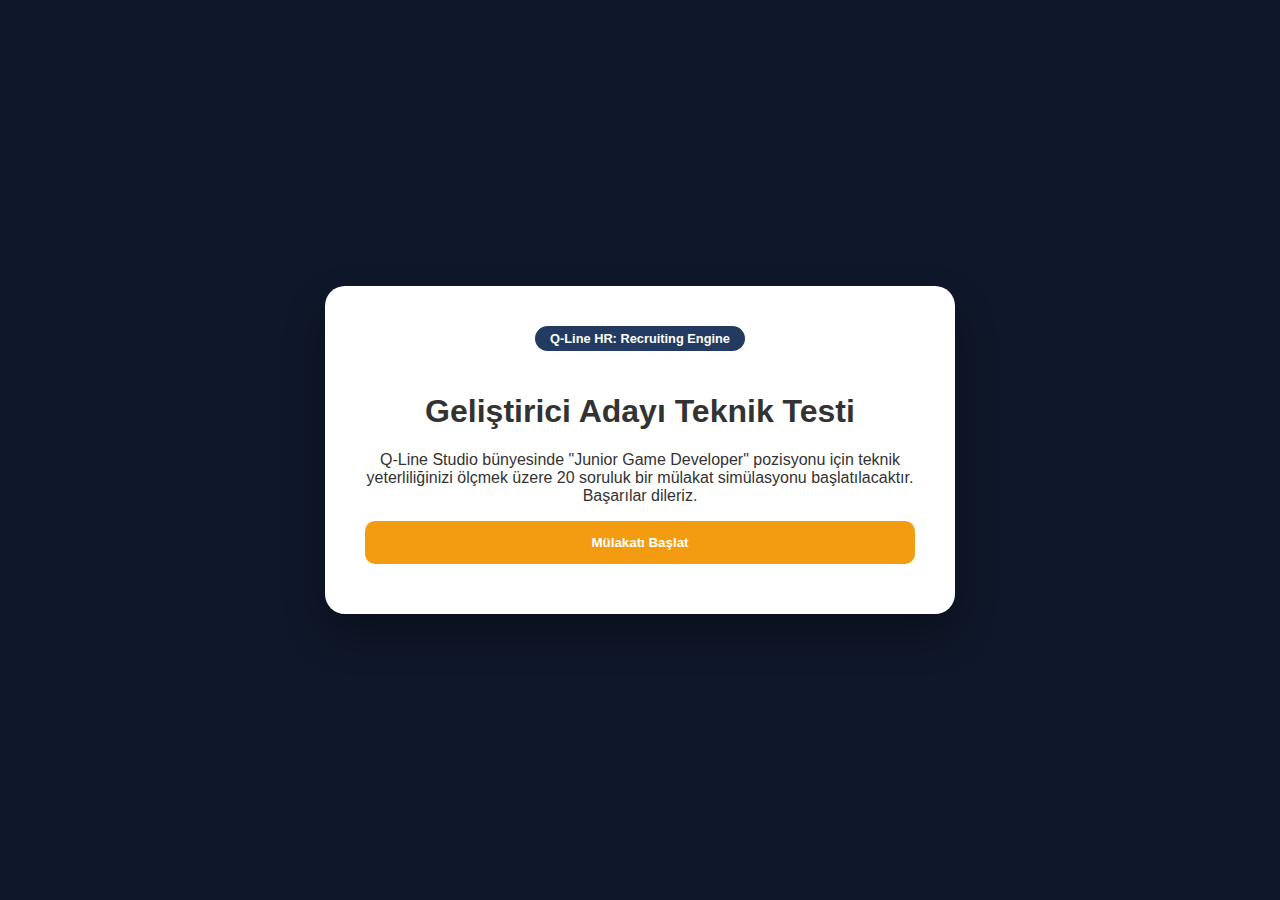
<file: mulakat.html>
<!DOCTYPE html>
<html lang="tr">
<head>
    <meta charset="UTF-8">
    <meta name="viewport" content="width=device-width, initial-scale=1.0">
    <title>Teknik Mülakat | Q-Line Game Studio</title>

    <!-- Stil dosyalarının dahil edilmesi -->
    <link rel="stylesheet" href="style-index.css"> 
    <link rel="stylesheet" href="style-mulakat.css">
</head>
<body>

    <!-- Uygulama ana konteyneri -->
    <div class="app-container">

        <!-- Başlangıç ekranı -->
        <div id="start-screen" class="screen">
            <div class="badge">Q-Line HR: Recruiting Engine</div>
            <h1>Geliştirici Adayı Teknik Testi</h1>
            <p>Q-Line Studio bünyesinde "Junior Game Developer" pozisyonu için teknik yeterliliğinizi ölçmek üzere 20 soruluk bir mülakat simülasyonu başlatılacaktır. Başarılar dileriz.</p>
            <button id="start-btn" class="btn primary-btn">Mülakatı Başlat</button>
        </div>

        <!-- Soru ekranı -->
        <div id="quiz-screen" class="screen hidden">
            <div class="header">
                <!-- Soru numarası ve mevcut puan göstergesi -->
                <span id="question-number">Soru 1/20</span>
                <span id="score-board">Mevcut Puan: 0</span>
            </div>
            
            <!-- Soru metni -->
            <h2 id="question-text">Soru yükleniyor...</h2>
            
            <!-- Seçeneklerin yerleştirileceği konteyner -->
            <div id="options-container"></div>

            <!-- Navigasyon butonları -->
            <div class="nav-controls" style="display: flex; gap: 10px; margin-top: 20px;">
                <button id="prev-btn" class="btn" style="flex: 1; text-align: center;">← Geri</button>
                <button id="next-btn" class="btn" style="flex: 1; text-align: center;">İleri →</button>
            </div>

            <!-- Mülakatı bitirme butonu -->
            <button id="finish-btn" class="btn primary-btn hidden" style="margin-top: 10px;">Mülakatı Bitir</button>
        </div>

        <!-- Sonuç ekranı -->
        <div id="result-screen" class="screen hidden">
            <h2>Mülakat Sonucu</h2>
            <p>Toplam Teknik Puanınız:</p>
            <h1 id="final-score">0</h1>
            <div id="hr-feedback"></div>
            <!-- Yeniden başlatma ve ana sayfaya dönme bağlantıları -->
            <button onclick="location.reload()" class="btn primary-btn">Yeniden Dene</button>
            <a href="index.html" class="home-link">Ana Sayfaya Dön</a>
        </div>
    </div>

    <!-- JavaScript dosyasının dahil edilmesi -->
    <script src="script-mulakat.js"></script>
</body>
</html>
</file>
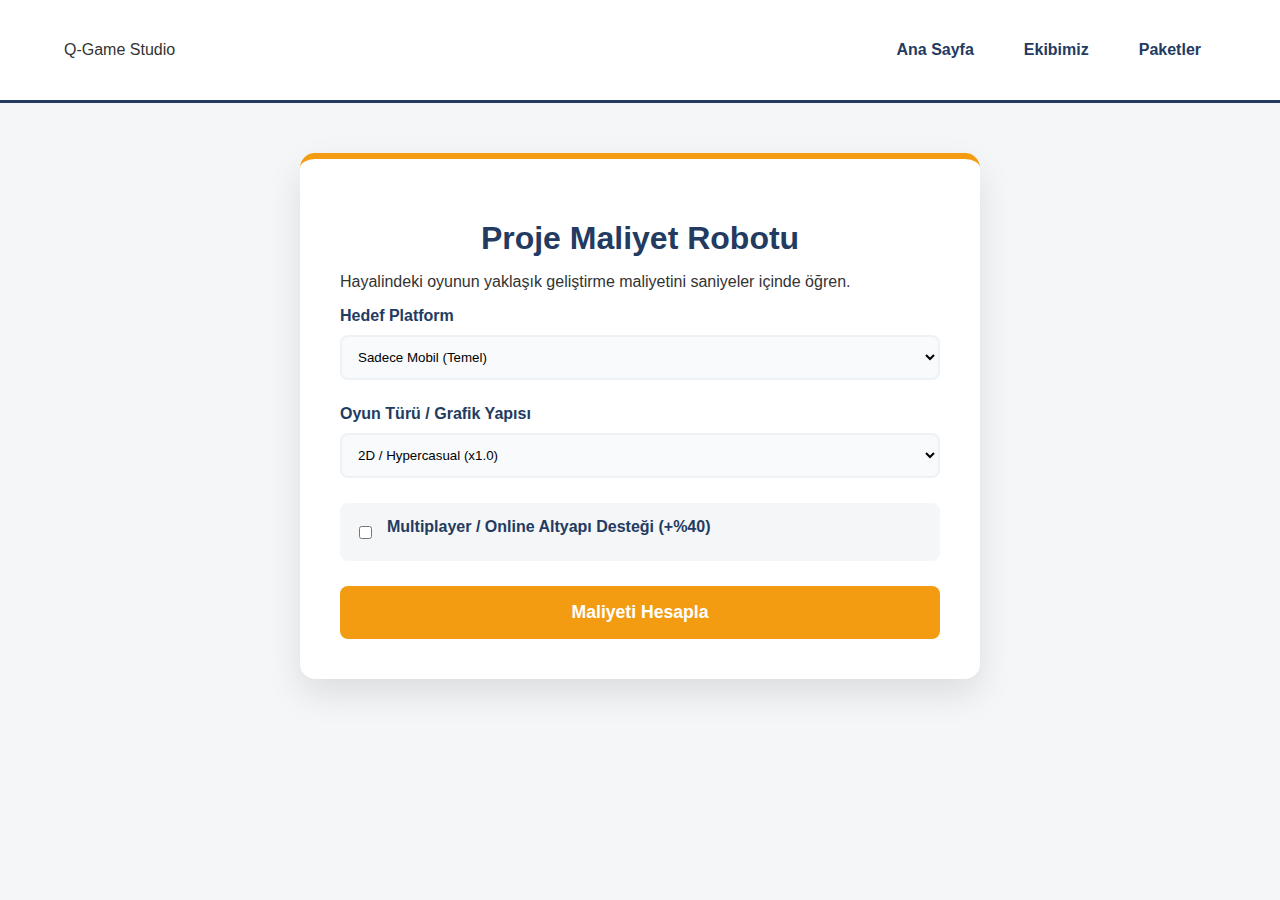
<file: tahminiMaliyet.html>
<!DOCTYPE html>
<html lang="tr">
<head>
    <meta charset="UTF-8">
    <meta name="viewport" content="width=device-width, initial-scale=1.0">
    <title>Maliyet Hesaplama | Q-Line Game Studio</title>
    <!-- Ana stil dosyası ve maliyet hesaplama sayfasına özel stil dosyası bağlantıları -->
    <link rel="stylesheet" href="style-index.css">
    <link rel="stylesheet" href="style-maliyet.css"> 
</head>
<body>

    <!-- Navbar başlangıcı -->
    <nav class="navbar">
        <div class="logo">Q-Game Studio</div>
        <ul class="nav-links">
            <!-- Ana sayfa bağlantısı -->
            <li><a href="index.html">Ana Sayfa</a></li>
            <!-- Ekibimiz sayfasına bağlantı -->
            <li><a href="team.html">Ekibimiz</a></li>
            <!-- Paketler sayfasına bağlantı -->
            <li><a href="task2.html">Paketler</a></li>
        </ul>
    </nav>

    <!-- Maliyet hesaplama arayüzü başlangıcı -->
    <div class="calculator-container">
        <h1>Proje Maliyet Robotu</h1>
        <p>Hayalindeki oyunun yaklaşık geliştirme maliyetini saniyeler içinde öğren.</p>

        <!-- Hedef platform seçimi için form grubu -->
        <div class="form-group">
            <label for="platform">Hedef Platform</label>
            <select id="platform">
                <option value="10000">Sadece Mobil (Temel)</option>
                <option value="25000">PC & Steam (Orta Seviye)</option>
                <option value="50000">Konsol & Cross-Platform (İleri Seviye)</option>
            </select>
        </div>

        <!-- Oyun türü ve grafik yapısı seçimi için form grubu -->
        <div class="form-group">
            <label for="type">Oyun Türü / Grafik Yapısı</label>
            <select id="type">
                <option value="1">2D / Hypercasual (x1.0)</option>
                <option value="1.5">3D / Stilize Low-Poly (x1.5)</option>
                <option value="2.5">AAA / Realistic High-Poly (x2.5)</option>
            </select>
        </div>

        <!-- Multiplayer seçeneği için checkbox grubu -->
        <div class="form-group">
            <div class="checkbox-group">
                <input type="checkbox" id="multiplayer">
                <label for="multiplayer">Multiplayer / Online Altyapı Desteği (+%40)</label>
            </div>
        </div>

        <!-- Hesaplama butonu -->
        <button class="calc-btn" id="btnHesapla">Maliyeti Hesapla</button>

        <!-- Hesaplama sonucu gösterim alanı -->
        <div id="result" class="result-area">
            <p>Tahmini Proje Bedeli</p>
            <h2 id="totalPrice">0 ₺</h2>
            <small>*Bu fiyatlandırma sadece ön bilgilendirme amaçlıdır.</small>
        </div>
    </div>
    <!-- Maliyet hesaplama arayüzü bitişi -->

    <!-- Maliyet hesaplama için gerekli JavaScript dosyası -->
    <script src="script-maliyet.js"></script>
</body>
</html>
</file>
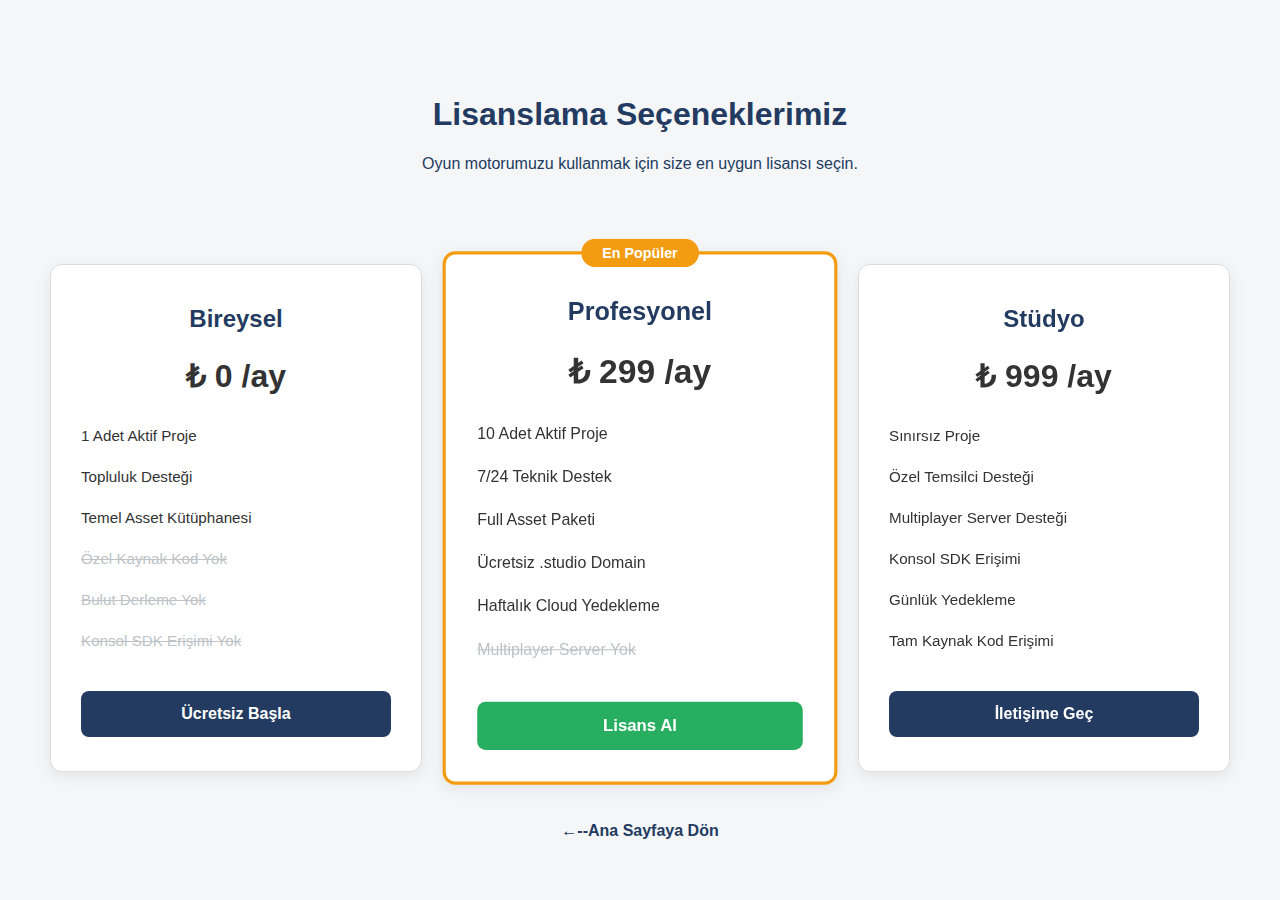
<file: task2.html>
<!DOCTYPE html>
<html lang="tr">
<head>
    <meta charset="UTF-8">
    <meta name="viewport" content="width=device-width, initial-scale=1.0">
    <title>Q-Line Task 2.2: Ghost Protocol</title>
    <link rel="stylesheet" href="style-task2.css">
</head>
<body>

    <div class="main-container">  <!---ana kapsayıcı div--->

        <header class="page-header">  <!--başlık kısmı-->
            <h1>Lisanslama Seçeneklerimiz</h1>
            <p>Oyun motorumuzu kullanmak için size en uygun lisansı seçin.</p>
        </header>

        <div class="pricing-wrapper"> <!--fiyatlandırma kartlarını saran div-->

            <div class="card">
                <div class="card-header"> <!--kart başlığı-->
                    <h3>Bireysel</h3>
                    <div class="price-box"> <!--fiyat kutusu-->
                        <span class="currency">₺</span> <!--para birimi-->
                        <span class="amount">0</span> <!--fiyat miktarı-->
                        <span class="period">/ay</span> <!--fiyat periyodu-->
                    </div>
                </div>
                <div class="card-body"> <!--kart içeriği-->
                    <ul> <!--özellik listesi (sıralı liste )-->
                        <li>1 Adet Aktif Proje</li> 
                        <li>Topluluk Desteği</li>
                        <li>Temel Asset Kütüphanesi</li>
                        <li class="disabled">Özel Kaynak Kod Yok</li>
                        <li class="disabled">Bulut Derleme Yok</li>
                        <li class="disabled">Konsol SDK Erişimi Yok</li>
                    </ul>
                </div>
                <div class="card-footer"> <!--kart alt kısımdaki buton-->
                    <a href="#" class="btn">Ücretsiz Başla</a>
                </div>
            </div>

            <div class="card popular">
                <div class="badge">En Popüler</div>  <!--popüler etiket-->
                
                <div class="card-header">
                    <h3>Profesyonel</h3>
                    <div class="price-box">
                        <span class="currency">₺</span>
                        <span class="amount">299</span>
                        <span class="period">/ay</span>
                    </div>
                </div>
                <div class="card-body">
                    <ul>
                        <li>10 Adet Aktif Proje</li>
                        <li>7/24 Teknik Destek</li>
                        <li>Full Asset Paketi</li>
                        <li>Ücretsiz .studio Domain</li>
                        <li>Haftalık Cloud Yedekleme</li>
                        <li class="disabled">Multiplayer Server Yok</li>
                    </ul>
                </div>
                <div class="card-footer">
                    <a href="#" class="btn btn-primary">Lisans Al</a>
                </div>
            </div>

            <div class="card">
                <div class="card-header">
                    <h3>Stüdyo</h3>
                    <div class="price-box">
                        <span class="currency">₺</span>
                        <span class="amount">999</span>
                        <span class="period">/ay</span>
                    </div>
                </div>
                <div class="card-body">
                    <ul>
                        <li>Sınırsız Proje</li>
                        <li>Özel Temsilci Desteği</li>
                        <li>Multiplayer Server Desteği</li>
                        <li>Konsol SDK Erişimi</li>
                        <li>Günlük Yedekleme</li>
                        <li>Tam Kaynak Kod Erişimi</li>
                    </ul>
                </div>
                <div class="card-footer">
                    <a href="#" class="btn">İletişime Geç</a>
                </div>
            </div>

        </div> 
        
        <div class="back-link"> <!--ana sayfaya dönüş linki-->
            <a href="index.html">←--Ana Sayfaya Dön</a>
        </div>

    </div> 
</body>
</html>
</file>
<file: style-index.css>
/* --- Q-LINE MARKA REHBERİ RENKLERİ --- */
:root {
    --navy: #233b61; /* Kurumsal Lacivert */
    --orange: #f39c12; /* Vurgu Turuncusu */
    --bg-grey: #f4f6f7; /* Sayfa Arka Plan Rengi */
   
}

body {  /* genel stil ayarları*/
    background-color: var(--bg-grey);
    margin: 0;
    font-family: 'Segoe UI', Tahoma, sans-serif;
    color: #333333;
}

/* --- NAVBAR VE BUTONLAŞTIRILMIŞ LİNKLER --- */
.navbar {
    display: flex; /* Logo ve menüyü aynı satıra yan yana dizer */
    justify-content: space-between;
    align-items: center;
    padding: 15px 5%;
    background: white;
    border-bottom: 3px solid var(--navy);
}

.nav-links {  /* Menü linkleri */
    display: flex; /* Masaüstünde yan yana linkler için */
    list-style: none;
    gap: 20px; /* Linkler arasındaki boşluk artırıldı */
    align-items: center; /* Linklerin dikey olarak hizalanması sağlandı */
    justify-content: center; /* Linklerin yatay olarak ortalanması sağlandı */
}

.nav-links a { /* menü bağlantıları */
    text-decoration: none;
    color: var(--navy);
    font-weight: bold;
    padding: 10px 15px; /* Linklerin boyutları eşitlenerek simetri sağlandı */
    transition: 0.3s;
    display: inline-block;
    text-align: center; /* Metni ortalamak için */
}

/* Dropdown Stilleri */
.dropdown {
    position: relative;
    display: inline-block;
}

.dropbtn {
    display: flex;
    align-items: center;
    gap: 8px;
}

.hamburger-icon {
    color: var(--navy);
    font-size: 1.1rem;
}

.dropdown-content {
    display: none;
    position: absolute;
    background-color: white;
    min-width: 180px;
    box-shadow: 0px 8px 16px rgba(0,0,0,0.1);
    z-index: 100;
    border-radius: 8px;
    top: 100%;
    overflow: hidden;
}

.dropdown-content a {
    color: var(--navy) !important;
    padding: 12px 16px;
    display: block;
    border-bottom: 1px solid #eee;
}

.dropdown-content a:hover {
    background-color: var(--orange);
    color: white;
    padding-left: 20px;
}

.dropdown:hover .dropdown-content {
    display: block;
}

/* Hamburger menü hover efekti */
.dropdown:hover .dropbtn {
    background-color: var(--orange);
    color: white;
    border-radius: 10px; /* Navbar butonlarıyla aynı hizaya getirmek için */
    display: flex;
    align-items: center;
    justify-content: center;
    padding: 8px 16px; /* Diğer navbar butonlarıyla aynı boyutta olması için */
}

.dropdown:hover .hamburger-icon {
    color: white; /* Hover durumunda ikonun görünür olması için beyaz renk ayarlandı */
    font-size: 1.2rem; /* Daha belirgin olması için boyut artırıldı */
    transition: color 0.3s, font-size 0.3s; /* Geçiş animasyonu eklendi */
}

.nav-links a:hover { /* hover efekti */
    border-radius: 10px;
    background-color: var(--orange);
    color: white;
}

/* --- HERO BÖLÜMÜ --- */
.hero {
    display: flex; /* Masaüstünde Yazı (Sol) + Resim (Sağ) düzeni için */
    align-items: center;
    padding: 60px 5%;
    gap: 40px;
    flex-wrap: wrap; /* küçük ekranlarda elemanlar sığmadığında alt satıra düşebilmesi için */
}

.hero-content { flex: 1; min-width: 300px; }

.hero-image img {
    max-width: 100%;
    border-radius: 10px;
}

.hero-btns {
    display: flex;
    gap: 15px;
    margin-top: 40px; /* Paragraf etiketine göre butonu biraz aşağı almak için margin artırıldı */
    padding: 12px 25px;
    color: var(--navy) !important;
    border-radius: 5px;
    font-weight: bold;
}

.hero-btns a {
    display: inline-block;
    padding: 12px 30px; 
    background-color: var(--navy); /* Başlangıçta navy rengi */
    color: white; /* Yazı rengi beyaz */
    text-decoration: none;
    border-radius: 5px; /* Köşeleri yuvarlatma */
    font-weight: bold;
    transition: background-color 0.3s, color 0.3s; /* Geçiş animasyonu */

}

.hero-btns a:hover {
    background-color: var(--orange); /* Hover durumunda turuncu arka plan */
    color: white; /* Yazı rengi beyaz kalır */
}

/* --- SERVİS BÖLÜMÜ --- */
.services {
    padding: 60px 5%;
    text-align: center;
}

/* Hizmet kartları için ızgara düzeni */
.services-grid {
    display: grid; /* Hizmet kutularını ızgara yapısında yönetmek için */
    grid-template-columns: repeat(3, 1fr); /* Geniş ekranda 3'lü sütun */
    gap: 30px;
    max-width: 1200px;
    margin: 0 auto;
}

/* Her bir hizmet kartı stili */
.service-card {
    background: white;
    padding: 30px;
    border-radius: 10px;
    box-shadow: 0 4px 10px rgba(0,0,0,0.05);
    border-top: 4px solid var(--orange); 
}

/* --- FOOTER --- */
.footer {
    padding: 50px 5%;
    background-color: white;
    text-align: center;
    border-top: 1px solid #e1e8ed;
    margin-top: 40px;
}

.footer-btn {
    display: inline-block;
    padding: 10px 25px;
    background-color: var(--navy);
    color: white;
    text-decoration: none;
    border-radius: 5px;
    font-weight: bold;
    transition: 0.3s;
}

.footer-btn:hover {  /* hover efekti ile buton rengi turuncuya değiştirilir*/
    background-color: var(--orange);
}

/* --- RESPONSIVE AYARLAR (TABLET & MOBİL) --- */

/* TABLET: 769px - 1024px arası */
@media (max-width: 1024px) {
    .services-grid {
        grid-template-columns: repeat(2, 1fr); /* Tablet modunda 2'li sütun isteri */
    }
}

/* MOBİL: 768px ve altı */
@media (max-width: 768px) {
    .navbar {
        flex-direction: column; /* Mobilde logonun üstte, menünün altta olması için */
        gap: 10px;
    }

    .nav-links {
        flex-direction: column; /* Linklerin mobilde alt alta dizilmesi için */
        padding: 0;
    }

    .hero {
        flex-direction: column-reverse; /* Mobilde Resim (Üst) + Yazı (Alt) geçişi için */
        text-align: center;
    }

    .services-grid {
        grid-template-columns: 1fr; /* Mobilde tekli sütun dizilimi için */
    }
}
</file>
<file: style-mulakat.css>
:root {
    --navy: #233b61;
    --orange: #f39c12;
    --white: #ffffff;
    --light-bg: #f8fafc;
}

body {
    background: #0f172a; /* Odaklanmayı artıran koyu arka plan */
    display: flex;
    justify-content: center;
    align-items: center;
    min-height: 100vh;
    margin: 0;
    font-family: 'Segoe UI', sans-serif;
}

.app-container {
    background: var(--white);
    width: 90%;
    max-width: 550px;
    padding: 40px;
    border-radius: 20px;
    box-shadow: 0 20px 40px rgba(0,0,0,0.3);
    text-align: center;
}

.badge {
    display: inline-block;
    background: var(--navy);
    color: white;
    padding: 5px 15px;
    border-radius: 50px;
    font-size: 0.8rem;
    font-weight: bold;
    margin-bottom: 20px;
}

.header {
    display: flex;
    justify-content: space-between;
    margin-bottom: 20px;
    padding-bottom: 10px;
    border-bottom: 2px solid #eee;
    color: #64748b;
    font-weight: 600;
}

#question-text {
    color: var(--navy);
    font-size: 1.3rem;
    text-align: left;
    margin-bottom: 25px;
    line-height: 1.4;
}

.btn {
    width: 100%;
    padding: 14px;
    margin-bottom: 10px;
    border: 1px solid #e2e8f0;
    background: var(--light-bg);
    border-radius: 10px;
    font-weight: 600;
    cursor: pointer;
    transition: all 0.2s;
    text-align: left;
}

.btn:hover {
    background: var(--navy);
    color: white;
    transform: translateX(5px);
}

.primary-btn {
    background: var(--orange) !important;
    color: white !important;
    text-align: center !important;
    border: none !important;
}

#hr-feedback {
    margin: 20px 0;
    padding: 15px;
    border-radius: 8px;
    font-weight: bold;
}

.home-link {
    display: block;
    margin-top: 15px;
    text-decoration: none;
    color: var(--navy);
    font-size: 0.9rem;
}

.hidden { display: none; }

/* Seçilen şıkkın sabit kalması (Hover efektini ezmez) */
.btn.selected {
    background-color: var(--navy) !important;
    color: white !important;
    border: 2px solid #6885ff !important;
    transform: translateX(5px);
    box-shadow: 0 4px 15px rgba(35, 59, 97, 0.4);
}

/* Navigasyon butonları için özel ayar */
.nav-controls .btn {
    background-color: #f1f5f9;
    border: 1px solid #cbd5e1;
    text-align: center !important;
}

.nav-controls .btn:hover {
    background-color: var(--orange);
    transform: none;
}
</file>
<file: style-maliyet.css>
/* style-maliyet.css */

/* Maliyet hesaplama arayüzü için genel stil ayarları */
.calculator-container {
    max-width: 600px;
    margin: 50px auto;
    background: white;
    padding: 40px;
    border-radius: 15px;
    box-shadow: 0 15px 35px rgba(0,0,0,0.1);
    border-top: 6px solid var(--orange);
}

.calculator-container h1 {
    color: var(--navy);
    text-align: center;
    margin-bottom: 10px;
}

/* Form grupları için genel ayarlar */
.form-group {
    margin-bottom: 25px; /* Alt boşluk */
}

label {
    display: block; /* Blok eleman olarak gösterim */
    font-weight: 600; /* Kalın yazı tipi */
    margin-bottom: 10px; /* Alt boşluk */
    color: var(--navy); /* Yazı rengi */
}

/* Seçim kutuları için stil ayarları */
select {
    width: 100%;
    padding: 12px;
    border: 2px solid #edf2f7;
    border-radius: 8px;
    background-color: #f8fafc;
    transition: 0.3s;
}

/* Checkbox grubu için stil ayarları */
.checkbox-group {
    display: flex;
    align-items: center;
    gap: 12px;
    background: var(--bg-grey);
    padding: 15px;
    border-radius: 8px;
}

/* Hesaplama butonu için stil ayarları */
.calc-btn {
    width: 100%;
    padding: 16px;
    background-color: var(--orange);
    color: white;
    border: none;
    border-radius: 8px;
    font-size: 1.1rem;
    font-weight: bold;
    cursor: pointer;
    transition: all 0.3s ease;
}

.calc-btn:hover {
    background-color: #d35400; /* Hover durumunda arka plan rengi değişimi */
    transform: translateY(-3px); /* Hover durumunda yukarı kayma efekti */
    box-shadow: 0 5px 15px rgba(243, 156, 18, 0.3); /* Hover durumunda gölgelendirme efekti */
}

/* Sonuç alanı için stil ayarları */
.result-area {
    margin-top: 30px;
    padding: 25px;
    background-color: var(--navy);
    color: white;
    text-align: center;
    border-radius: 10px;
    display: none;
    animation: fadeIn 0.5s ease;
}

/* Fade-in animasyonu tanımı */
@keyframes fadeIn {
    from { opacity: 0; transform: translateY(10px); } /* Başlangıç durumu */
    to { opacity: 1; transform: translateY(0); } /* Bitiş durumu */
}
</file>
<file: style-task2.css>
/* --- Q-LINE MARKA REHBERİ RENKLERİ --- */
:root {
    --navy: #233b61;    /* Kurumsal Lacivert */
    --orange: #f39c12;  /* Vurgu Turuncusu */
    --green: #27ae60;   /* Onay/Fiyat Yeşili */
    --bg-grey: #f4f6f7; /* Zemin Rengi  */
    --dark: #333333;    /* Yazı (Koyu Gri) */
}

body {
    background-color: var(--bg-grey); /* Zemin Rengi Uygulaması */
    color: var(--dark);
    font-family: 'Segoe UI', Tahoma, Geneva, Verdana, sans-serif; /* Temiz ve modern font */
    margin: 0;
    padding: 60px 20px;
}

.main-container { /* Ana içerik konteyneri */
    max-width: 1200px;
    margin: 0 auto;
}

.page-header { /* Sayfa başlığı stili */
    text-align: center;
    padding: 15px;
    margin-bottom: 60px;
    color: var(--navy); /* Başlıkta Kurumsal Renk Kullanımı */
}

/* --- PRICING WRAPPER: FLEXBOX MİMARİSİ --- */
.pricing-wrapper {
    display: flex; /* Kartları yan yana hizalamak için flexbox kullanıldı [cite: 33, 34] */
    justify-content: center; /* Kartları yatayda ortalar */
    gap: 30px; /* Kartlar arasındaki boşluk [cite: 34] */
    flex-wrap: wrap; /* Mobilde kartların alt alta düşmesi için [cite: 24, 51] */
}

/* --- KART TASARIMI --- */
.card {
    background: #ffffff;
    border: 1px solid #ddd;
    border-radius: 12px;
    padding: 30px;
    width: 310px;
    display: flex; /* İçeriği dikey eksende yönetmek için */
    flex-direction: column;
    transition: all 0.3s ease; /* Yumuşak hover geçişi */
    box-shadow: 0 4px 15px rgba(0,0,0,0.08); /* Kartlara derinlik katan gölge */
    position: relative;
}

/* Standart Hover Hareketi */
.card:hover {
    transform: translateY(-10px); /* Hover durumunda yükselme efekti */
    box-shadow: 0 10px 25px rgba(0,0,0,0.15);
}

/* POPÜLER KART VURGUSU */
.card.popular {
    border: 3px solid var(--orange); /* Turuncu Dikkat Rengi  */
    transform: scale(1.05); /* Diğerlerinden biraz daha büyük durması için */
}

/* Popüler Kart Hover Düzenlemesi (Hareket Etmesi İçin) */
.card.popular:hover {
    /* Popüler kartın hem büyük kalması hem de yükselmesi sağlandı */
    transform: scale(1.05) translateY(-10px); 
}

.badge { /* Popüler etiket stili */
    position: absolute; /* Kartın üst kısmına yerleştirilir */
    top: -15px;
    left: 50%;
    transform: translateX(-50%); /* Yatayda ortalar */
    background: var(--orange); /* Rozet Turuncu Rengi [cite: 42] */
    color: white;
    padding: 6px 20px;
    border-radius: 25px;
    font-size: 0.85rem;
    font-weight: bold;
}

/* KART İÇERİK STİLLERİ */
.card-header h3 { /* Kart başlığı stili */
    margin-top: 10px;
    color: var(--navy);
    font-size: 1.5rem;
    text-align: center;
}

.price-box { /* Fiyat kutusu stili */
    text-align: center;
    font-size: 2rem;
    font-weight: bold;
    margin: 20px 0;
}

.card-body ul { /* Özellik listesinin stilleri */
    list-style: none; /* Madde işaretleri kaldırıldı */
    padding: 0;
    margin: 0 0 30px 0;
}

.card-body li { 
    padding: 12px 0;
    border-bottom: none; /* Her öğe arasınaki çizgi kaldırıldı */
    font-size: 0.95rem;
}

.card-body li.disabled {
    color: #bdc3c7;
    text-decoration: line-through; /* Kullanılamayan özellikler için çizgi efekti */
}

/* BUTONLAR */
.btn {
    display: block; /* Buton tam genişlikte */
    text-align: center;
    padding: 14px;
    background-color: var(--navy); /* Varsayılan Buton Rengi [cite: 41] */
    color: white;
    text-decoration: none; /* Alt çizgi kaldırıldı */
    border-radius: 8px; /* Yuvarlatılmış köşeler */
    font-weight: bold;
    margin-top: auto; /* Butonu kartın en altına sabitler */
    transition: 0.3s; /* Yumuşak geçiş efekti */
}

.btn-primary {
    background-color: var(--green); /* Onay/Fiyat Yeşili */
}

.btn:hover {
    filter: brightness(1.2); /* Üzerine gelince hafif parlama */
}

/* GERİ DÖNÜŞ LİNKİ */
.back-link {
    text-align: center;
    margin-top: 50px;
}

.back-link a { /* Link stili */
    color: var(--navy);
    text-decoration: none; /* Alt çizgi kaldırıldı */
    font-weight: bold;
}

/* --- RESPONSIVE AYARLAR (MOBİL) --- */
@media (max-width: 768px) {
    .pricing-wrapper {
        flex-direction: column; /* Mobilde kartlar alt alta dizilir */
        align-items: center;
    }
    
    .card.popular {
        transform: scale(1); /* Mobilde ölçeklendirmeyi sıfırla */
    }
    
    /* Mobilde popüler kartın hover'da sadece yükselmesi için */
    .card.popular:hover {
        transform: translateY(-10px);
    }
}
</file>
